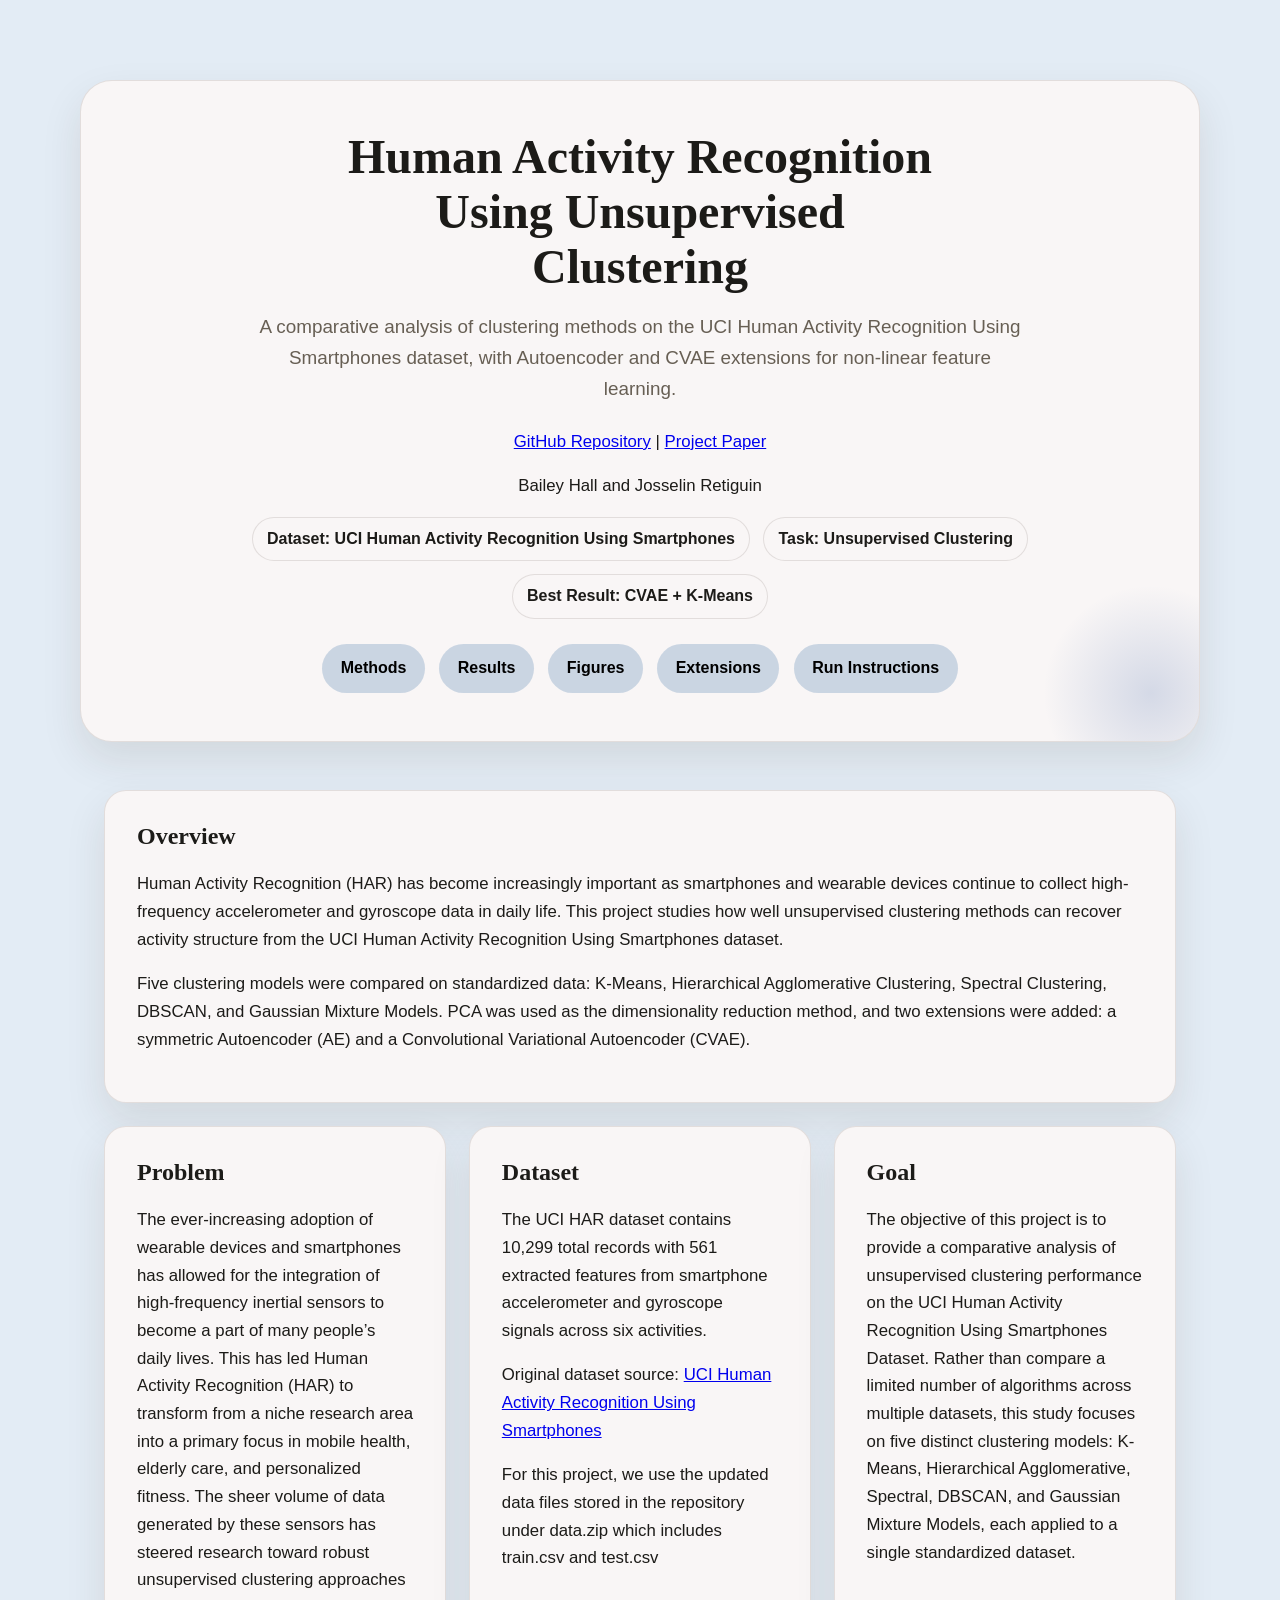
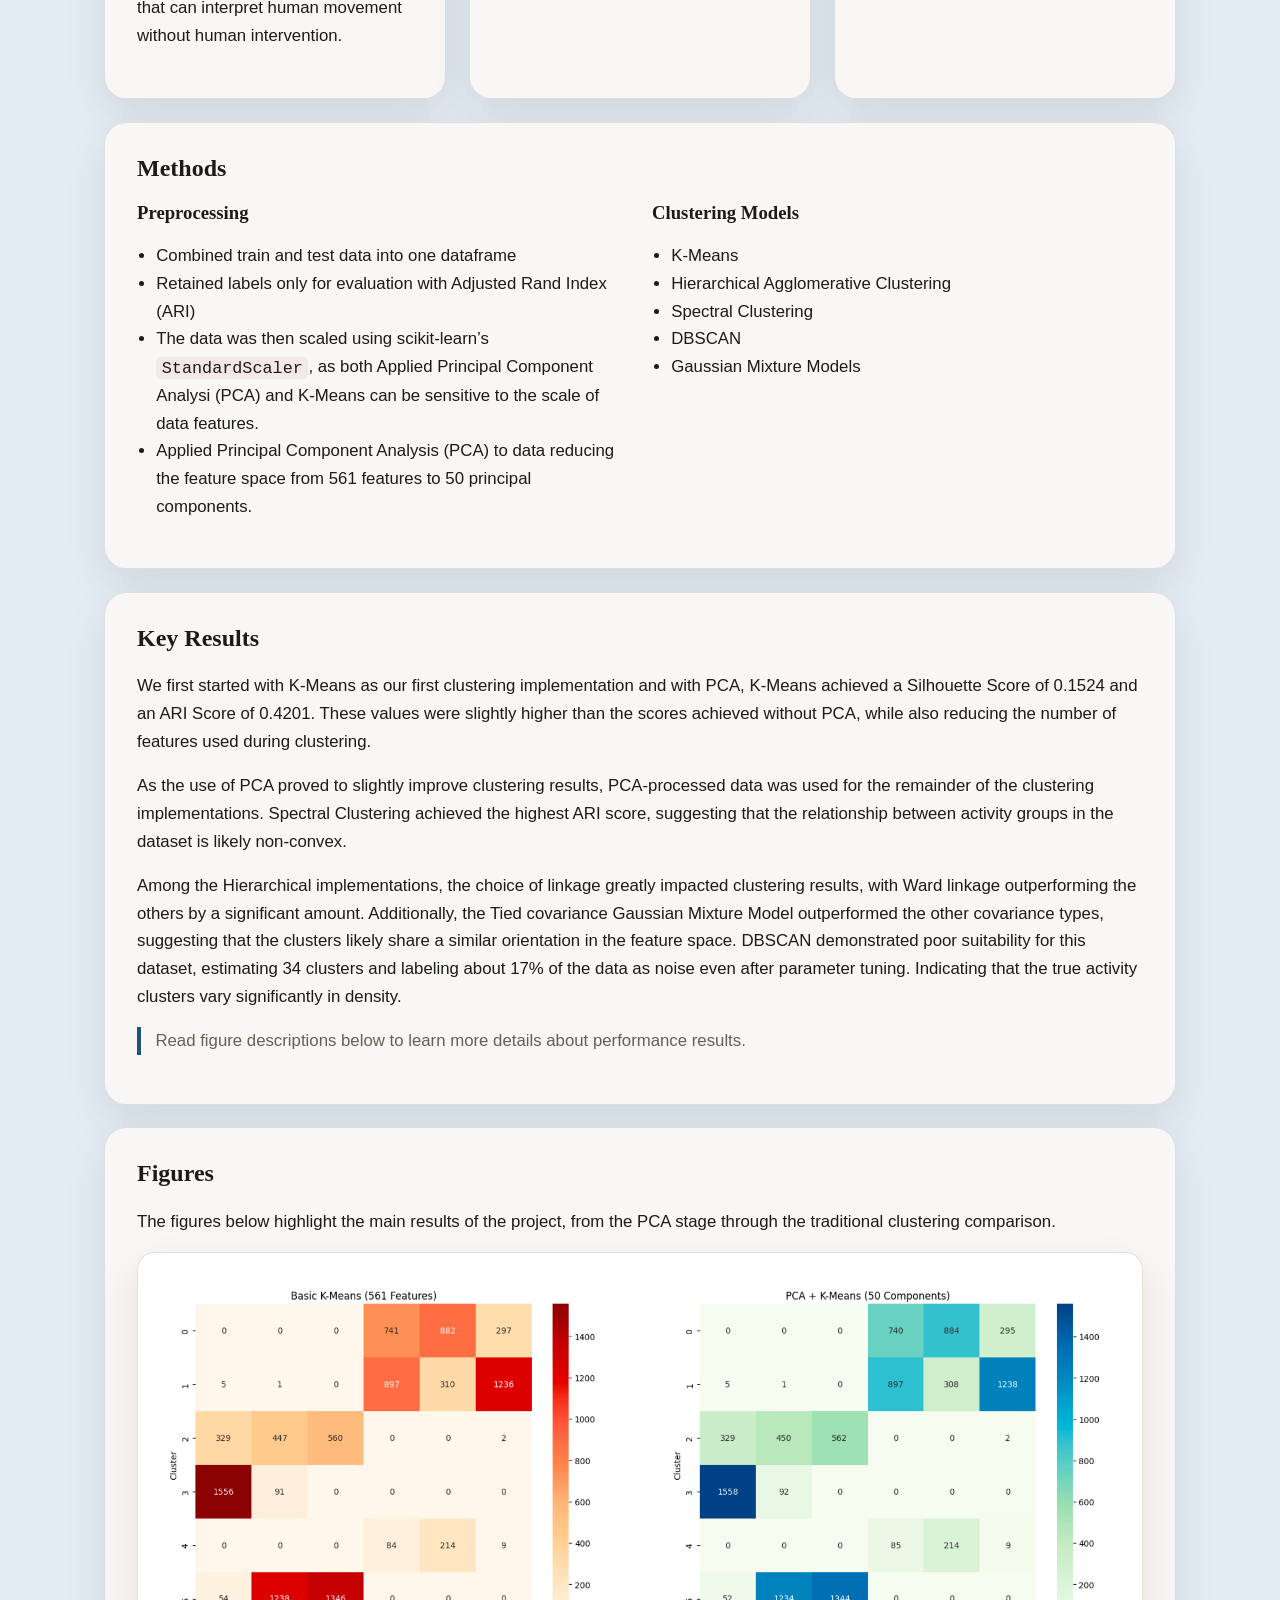
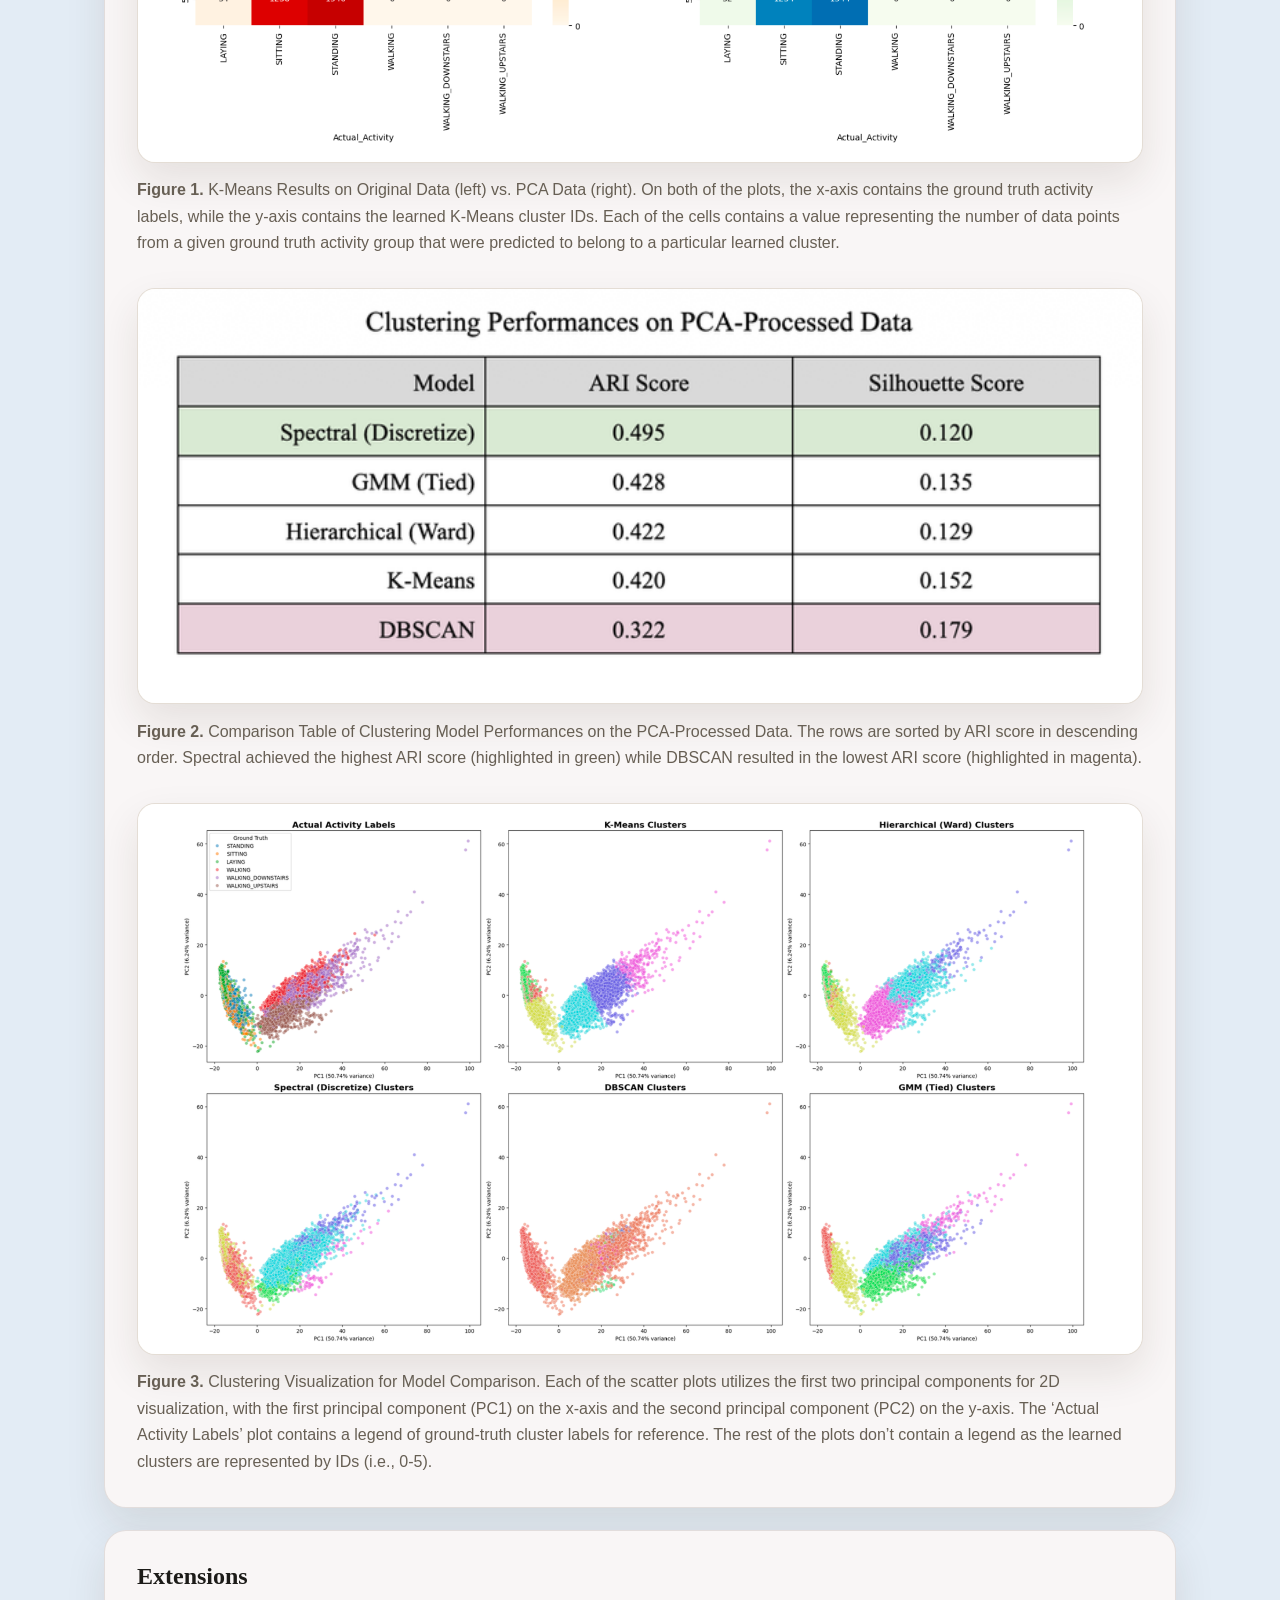
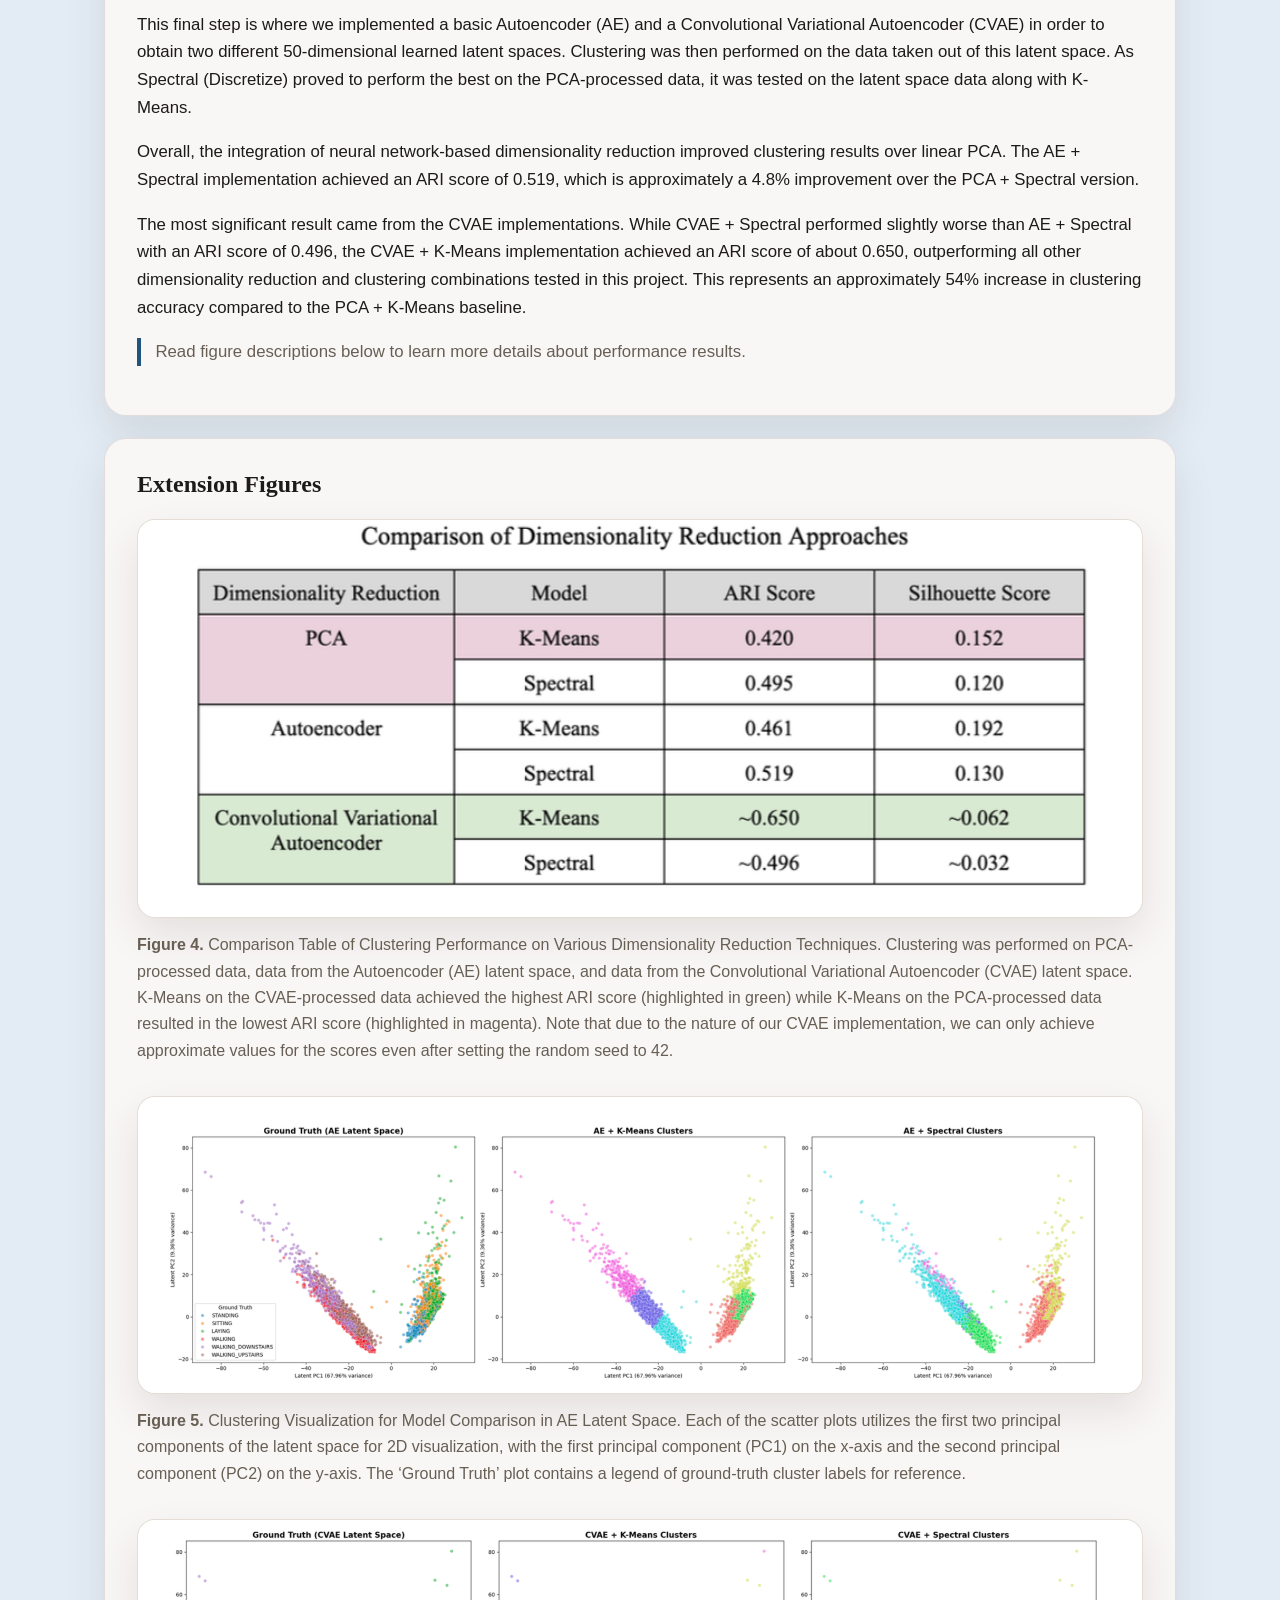
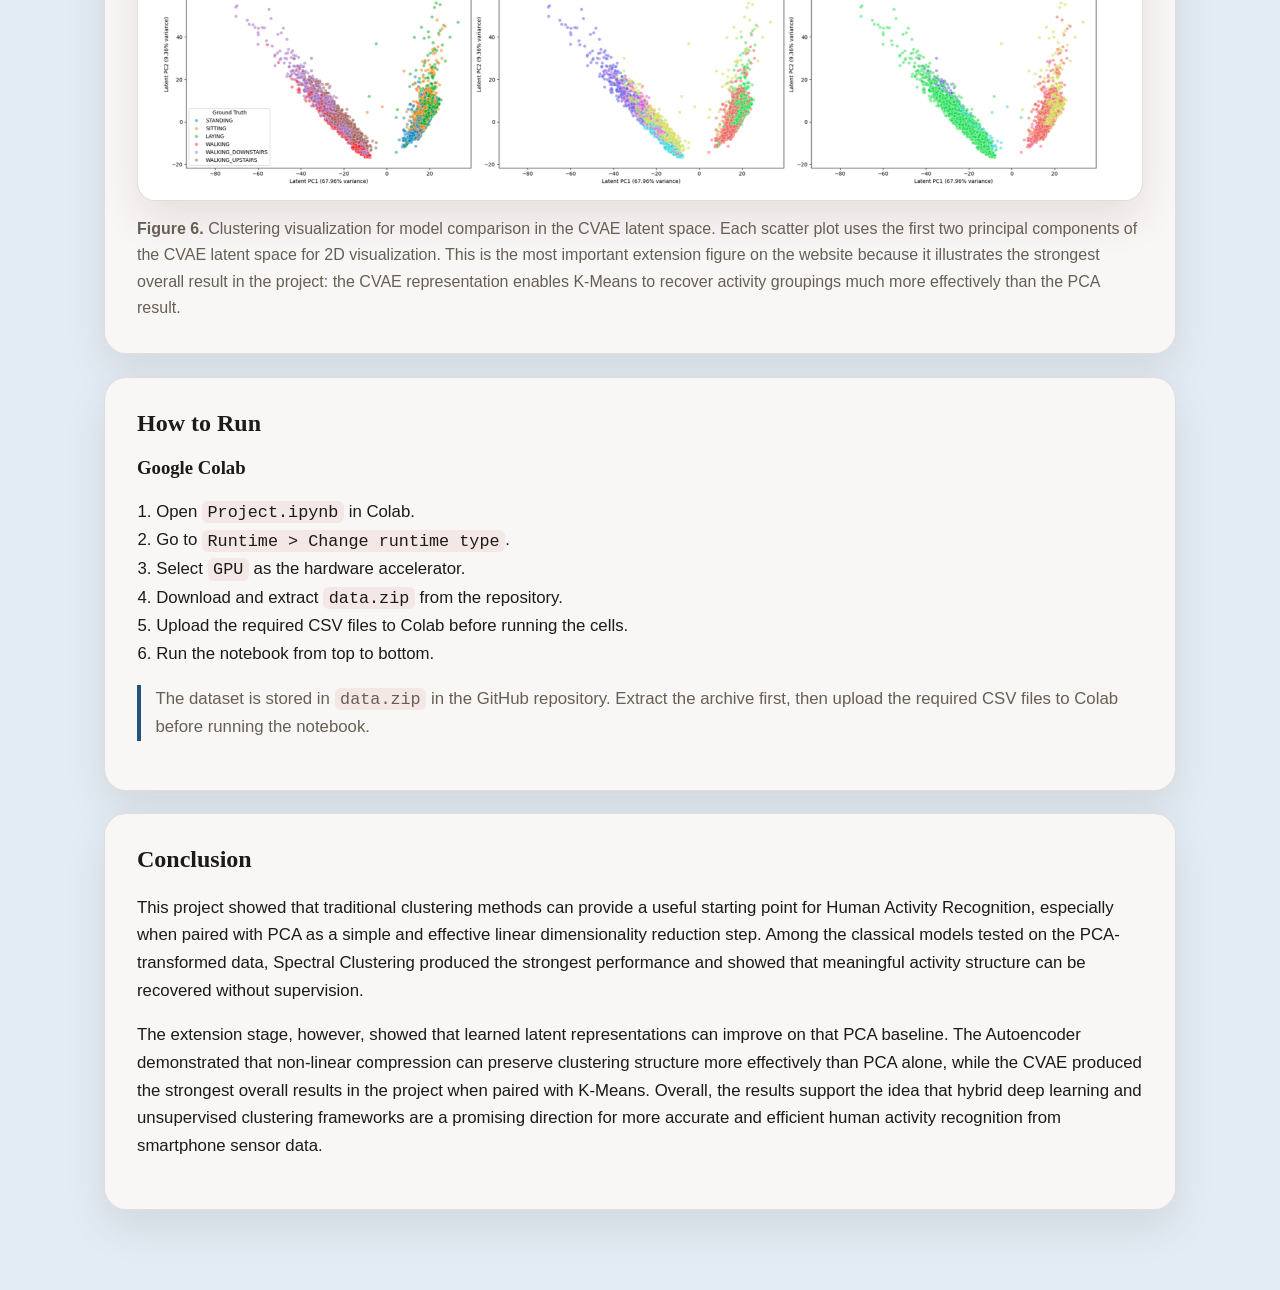
<file: docs/index.html>
<!DOCTYPE html>
<html lang="en">
<head>
  <meta charset="UTF-8">
  <meta name="viewport" content="width=device-width, initial-scale=1.0">
  <title>HAR Clustering Project</title>
  <link rel="stylesheet" href="styles.css">
</head>
<body>
  <header class="hero">
    <div class="hero__inner">
      <h1>Human Activity Recognition Using Unsupervised Clustering</h1>
      <p class="subtitle">
        A comparative analysis of clustering methods on the UCI Human Activity Recognition Using Smartphones dataset,
        with Autoencoder and CVAE extensions for non-linear feature learning.
      </p>

      <p class="resource-links">
        <a href="https://github.com/bailey-hall/CS-472-572-Final-Project" 
        target="_blank" rel="noopener noreferrer">GitHub Repository</a>
        <span>|</span>
        <a href="https://github.com/bailey-hall/CS-472-572-Final-Project/blob/main/CS%20572%20Paper/CS_572_Paper.pdf" target="_blank" rel="noopener noreferrer">
          Project Paper</a>
      </p>

      <p class="authors">Bailey Hall and Josselin Retiguin</p>

      <div class="hero__meta">
        <span>Dataset: UCI Human Activity Recognition Using Smartphones</span>
        <span>Task: Unsupervised Clustering</span>
        <span>Best Result: CVAE + K-Means</span>
      </div>
      <nav class="hero__actions">
        <a href="#methods" class="button button--primary">Methods</a>
        <a href="#results" class="button button--primary">Results</a>
        <a href="#figures" class="button button--primary">Figures</a>
        <a href="#extensions" class="button button--primary">Extensions</a>
        <a href="#run" class="button button--primary">Run Instructions</a>
      </nav>
    </div>
  </header>

  <main class="page">
    <section class="section card">
      <h2>Overview</h2>
      <p>
        Human Activity Recognition (HAR) has become increasingly important as smartphones and wearable devices
        continue to collect high-frequency accelerometer and gyroscope data in daily life. This project studies
        how well unsupervised clustering methods can recover activity structure from the UCI Human Activity
        Recognition Using Smartphones dataset.
      </p>
      <p>
        Five clustering models were compared on standardized data: K-Means, Hierarchical Agglomerative Clustering,
        Spectral Clustering, DBSCAN, and Gaussian Mixture Models. PCA was used as the dimensionality
        reduction method, and two extensions were added: a symmetric Autoencoder (AE) and a Convolutional
        Variational Autoencoder (CVAE).
      </p>
    </section>

    <section class="section grid">
      <article class="card">
        <h2>Problem</h2>
        <p>
          The ever-increasing adoption of wearable devices
          and smartphones has allowed for the integration of
          high-frequency inertial sensors to become a part
          of many people’s daily lives. This has led Human
          Activity Recognition (HAR) to transform from a
          niche research area into a primary focus in mobile
          health, elderly care, and personalized fitness. The
          sheer volume of data generated by these sensors has
          steered research toward robust unsupervised clustering approaches that can interpret human movement
          without human intervention. 
        </p>
      </article>
      <article class="card">
        <h2>Dataset</h2>
        <p>
          The UCI HAR dataset contains 10,299 total records with 561 extracted features from smartphone
          accelerometer and gyroscope signals across six activities.
        </p>

        <p>
          Original dataset source:
          <a href="https://archive.ics.uci.edu/dataset/240/human+activity+recognition+using+smartphones" target="_blank" rel="noopener noreferrer">
            UCI Human Activity Recognition Using Smartphones
          </a>
        </p>

        <p>For this project, we use the updated data files stored in the repository under data.zip which 
          includes train.csv and test.csv</p>
      </article>
      <article class="card">
        <h2>Goal</h2>
        <p>
          The objective of this project is to provide a comparative analysis of unsupervised
          clustering performance on the UCI Human Activity Recognition Using Smartphones Dataset.
          Rather than compare a limited number of algorithms across multiple datasets, this study
          focuses on five distinct clustering models: K-Means, Hierarchical Agglomerative,
          Spectral, DBSCAN, and Gaussian Mixture Models, each applied to a single standardized dataset.
        </p>
      </article>
    </section>

    <section class="section card" id="methods">
      <h2>Methods</h2>
      <div class="two-col">
        <div>
          <h3>Preprocessing</h3>
          <ul>
            <li>Combined train and test data into one dataframe</li>
            <li>Retained labels only for evaluation with Adjusted Rand Index (ARI)</li>
            <li>The data was then scaled using scikit-learn’s <code>StandardScaler</code>, as both Applied Principal Component Analysi (PCA) and K-Means can be sensitive to the scale of data features.</li>
            <li>Applied Principal Component Analysis (PCA) to data reducing
              the feature space from 561 features to 50 principal
              components.</li>
          </ul>
        </div>
        <div>
          <h3>Clustering Models</h3>
          <ul>
            <li>K-Means</li>
            <li>Hierarchical Agglomerative Clustering</li>
            <li>Spectral Clustering</li>
            <li>DBSCAN</li>
            <li>Gaussian Mixture Models</li>
          </ul>
        </div>
      </div>
    </section>

    <section class="section card" id="results">
      <h2>Key Results</h2>
      <p>
        We first started with K-Means as our first clustering implementation and with PCA, K-Means achieved a Silhouette Score of 0.1524 and an ARI Score of 0.4201. These values were slightly higher than the
        scores achieved without PCA, while also reducing the number of features used during clustering.
      </p>
      <p>
        As the use of PCA proved to slightly improve clustering results, PCA-processed data was used for the
        remainder of the clustering implementations. Spectral Clustering achieved the highest ARI score, suggesting that the relationship between activity groups
        in the dataset is likely non-convex.
      </p>
      <p>
        Among the Hierarchical implementations, the choice of linkage greatly impacted clustering results,
        with Ward linkage outperforming the others by a significant amount. Additionally, the Tied covariance
        Gaussian Mixture Model outperformed the other covariance types, suggesting that the clusters likely
        share a similar orientation in the feature space. DBSCAN demonstrated poor suitability for this dataset,
        estimating 34 clusters and labeling about 17% of the data as noise even after parameter tuning. Indicating that the true 
        activity clusters vary significantly in density.
      </p>
      <p class="note">
        Read figure descriptions below to learn more details about performance results.
      </p>
    </section>  
    </section>

    <section class="section card" id="figures">
      <h2>Figures</h2>
      <p>
        The figures below highlight the main results of the project, from the PCA stage through the
        traditional clustering comparison.
      </p>
    
      <figure class="figure-block">
        <img src="assets/figure1.png" alt="Figure 1 showing K-Means results on original data and PCA data" class="figure-image">
        <figcaption>
          <strong>Figure 1.</strong> K-Means Results on Original Data (left) vs. PCA Data (right). On both of the plots, the x-axis contains the ground truth activity
          labels, while the y-axis contains the learned K-Means cluster IDs. Each of the cells contains a value representing the number of data points
          from a given ground truth activity group that were predicted to belong to a particular learned cluster.
        </figcaption>
      </figure>
    
      <figure class="figure-block">
        <img src="assets/figure2.png" alt="Figure 2 showing a comparison table of clustering model performances on PCA-processed data" class="figure-image">
        <figcaption>
          <strong>Figure 2.</strong> Comparison Table of Clustering Model Performances on the
          PCA-Processed Data. The rows are sorted by ARI score in descending
          order. Spectral achieved the highest ARI score (highlighted in green)
          while DBSCAN resulted in the lowest ARI score (highlighted in
          magenta).
        </figcaption>
      </figure>
    
      <figure class="figure-block">
        <img src="assets/figure3.png" alt="Figure 3 showing clustering visualizations for model comparison on PCA-transformed data" class="figure-image">
        <figcaption>
          <strong>Figure 3.</strong> Clustering Visualization for Model Comparison. Each of the scatter plots utilizes the first two principal components for 2D
          visualization, with the first principal component (PC1) on the x-axis and the second principal component (PC2) on the y-axis. The ‘Actual
          Activity Labels’ plot contains a legend of ground-truth cluster labels for reference. The rest of the plots don’t contain a legend as the learned
          clusters are represented by IDs (i.e., 0-5).
        </figcaption>
      </figure>
    </section>
    
    <section class="section card" id="extensions">
      <h2>Extensions</h2>
      <p>
        This final step is where we implemented a basic Autoencoder (AE) and a Convolutional
        Variational Autoencoder (CVAE) in order to obtain two different 50-dimensional learned
        latent spaces. Clustering was then performed on the data taken out of this latent space.
        As Spectral (Discretize) proved to perform the best on the PCA-processed data, it was
        tested on the latent space data along with K-Means.
      </p>
      <p>
        Overall, the integration of neural network-based dimensionality reduction improved clustering
        results over linear PCA. The AE + Spectral implementation achieved an ARI score of 0.519,
        which is approximately a 4.8% improvement over the PCA + Spectral version.
      </p>
      <p>
        The most significant result came from the CVAE implementations. While CVAE + Spectral
        performed slightly worse than AE + Spectral with an ARI score of 0.496, the CVAE + K-Means
        implementation achieved an ARI score of about 0.650, outperforming all other dimensionality
        reduction and clustering combinations tested in this project. This represents an approximately
        54% increase in clustering accuracy compared to the PCA + K-Means baseline.
      </p>
      <p class="note">
        Read figure descriptions below to learn more details about performance results.
      </p>
    </section>    




    </section>

    <section class="section card">
      <h2>Extension Figures</h2>
    
      <figure class="figure-block">
        <img src="assets/figure4.png" alt="Figure 4 showing dimensionality reduction comparison table" class="figure-image">
        <figcaption>
          <strong>Figure 4.</strong> Comparison Table of Clustering Performance on Various
          Dimensionality Reduction Techniques. Clustering was performed on
          PCA-processed data, data from the Autoencoder (AE) latent space,
          and data from the Convolutional Variational Autoencoder (CVAE)
          latent space. K-Means on the CVAE-processed data achieved the
          highest ARI score (highlighted in green) while K-Means on the
          PCA-processed data resulted in the lowest ARI score (highlighted in
          magenta). Note that due to the nature of our CVAE implementation,
          we can only achieve approximate values for the scores even after
          setting the random seed to 42.
        </figcaption>
      </figure>
    
      <figure class="figure-block">
        <img src="assets/figure5.png" alt="Figure 5 showing clustering visualizations in AE latent space" class="figure-image">
        <figcaption>
          <strong>Figure 5.</strong> Clustering Visualization for Model Comparison in AE Latent Space. Each of the scatter plots utilizes the first two principal components
          of the latent space for 2D visualization, with the first principal component (PC1) on the x-axis and the second principal component (PC2)
          on the y-axis. The ‘Ground Truth’ plot contains a legend of ground-truth cluster labels for reference.
        </figcaption>
      </figure>
    
      <figure class="figure-block">
        <img src="assets/figure6.png" alt="Figure 6 showing clustering visualizations in CVAE latent space" class="figure-image">
        <figcaption>
          <strong>Figure 6.</strong> Clustering visualization for model comparison in the CVAE latent space. 
          Each scatter plot uses the first two principal components of the CVAE latent space for 2D visualization.
          This is the most important extension figure on the website because it illustrates the strongest overall 
          result in the project: the CVAE representation enables K-Means to recover activity groupings much more
          effectively than the PCA result.
        </figcaption>
      </figure>
    </section>
    

    <section class="section card" id="run">
      <h2>How to Run</h2>
      <div>
        <h3>Google Colab</h3>
        <ol>
          <li>Open <code>Project.ipynb</code> in Colab.</li>
          <li>Go to <code>Runtime &gt; Change runtime type</code>.</li>
          <li>Select <code>GPU</code> as the hardware accelerator.</li>
          <li>Download and extract <code>data.zip</code> from the repository.</li>
          <li>Upload the required CSV files to Colab before running the cells.</li>
          <li>Run the notebook from top to bottom.</li>
        </ol>
        <p class="note">
          The dataset is stored in <code>data.zip</code> in the GitHub repository. Extract the archive first, then upload
          the required CSV files to Colab before running the notebook.
        </p>
      </div>
    </section>

    <section class="section card">
      <h2>Conclusion</h2>
      <p>
        This project showed that traditional clustering methods can provide a useful starting point for Human Activity
        Recognition, especially when paired with PCA as a simple and effective linear dimensionality reduction
        step. Among the classical models tested on the PCA-transformed data, Spectral Clustering produced the
        strongest performance and showed that meaningful activity structure can be recovered without supervision.
      </p>
      <p>
        The extension stage, however, showed that learned latent representations can improve on that PCA baseline.
        The Autoencoder demonstrated that non-linear compression can preserve clustering structure more effectively
        than PCA alone, while the CVAE produced the strongest overall results in the project when paired with
        K-Means. Overall, the results support the idea that hybrid deep learning and unsupervised clustering
        frameworks are a promising direction for more accurate and efficient human activity recognition from
        smartphone sensor data.
      </p>
    </section>
  </main>
</body>
</html>
</file>
<file: docs/styles.css>
:root {
  --bg: #e3ecf5;
  --panel: #f9f6f6;
  --panel-strong: #f9f6f6;
  --text: #1c1b18;
  --muted: #675f54;
  --line: rgba(58, 47, 34, 0.12);
  --accent: #6d95bb56;
  --accent-dark: #21547d;
  --accent-soft: #d7e5f3;
  --shadow: 0 18px 40px rgba(57, 38, 24, 0.1);
  --radius: 22px;
  --max: 1120px;
}

* {
  box-sizing: border-box;
}

html {
  scroll-behavior: smooth;
}

body {
  margin: 0;
  color: var(--text);
  background: var(--bg);
  font-family: Arial, Helvetica, sans-serif;
  line-height: 1.65;
}

h1,
h2,
h3 {
  font-family: Georgia, "Times New Roman", serif;
  line-height: 1.15;
  margin-top: 0;
}

p,
li {
  font-size: 1.05rem;
}

code {
  background: rgba(159, 63, 45, 0.08);
  border-radius: 6px;
  padding: 0.1rem 0.35rem;
  font-family: ui-monospace, SFMono-Regular, Menlo, monospace;
}

.hero {
  padding: 5rem 1.5rem 3rem;
}

.hero__inner,
.page {
  width: min(100%, var(--max));
  margin: 0 auto;
}

.hero__inner {
  background: #f9f6f6;
  border: 1px solid var(--line);
  border-radius: 32px;
  box-shadow: var(--shadow);
  padding: 3rem;
  position: relative;
  overflow: hidden;
  text-align: center;
}

.hero__inner::after {
  content: "";
  position: absolute;
  inset: auto -4rem -4rem auto;
  width: 14rem;
  height: 14rem;
  border-radius: 50%;
  background: radial-gradient(circle, rgba(45, 85, 159, 0.18), transparent 68%);
}

.eyebrow {
  text-transform: uppercase;
  letter-spacing: 0.14em;
  font-size: 0.8rem;
  font-weight: 700;
  color: var(--accent-dark);
  margin-bottom: 0.75rem;
}

h1 {
  font-size: clamp(2rem, 4vw, 3rem);
  max-width: 25ch;
  margin: 0 auto 1rem;
}

.subtitle {
  max-width: 48rem;
  color: var(--muted);
  font-size: 1.18rem;
  margin: 0 auto 1.5rem;
  text-align: center;
}

.hero__meta {
  display: flex;
  flex-wrap: wrap;
  gap: 0.8rem;
  margin-bottom: 1.6rem;
  justify-content: center;
}

.hero__meta span {
  background: var(--panel-strong);
  border: 1px solid var(--line);
  border-radius: 999px;
  padding: 0.5rem 0.9rem;
  font-weight: 600;
}

.hero__actions {
  display: flex;
  flex-wrap: wrap;
  gap: 0.9rem;
  justify-content: center;
}

.button {
  display: inline-flex;
  align-items: center;
  justify-content: center;
  min-height: 2.9rem;
  padding: 0.7rem 1.15rem;
  border-radius: 999px;
  font-weight: 700;
  text-decoration: none;
  transition: transform 160ms ease, background 160ms ease, color 160ms ease;
}

.button:hover {
  transform: translateY(-1px);
}

.button--primary {
  background: var(--accent);
  color: #000;
}

.button--primary:hover {
  background: var(--accent-dark);
  color: #fff9f4;

}

.button--ghost {
  border: 1px solid var(--line);
  background: rgba(255, 250, 242, 0.75);
  color: var(--text);
}


.page {
  padding: 0 1.5rem 4rem;
}

.section {
  margin-bottom: 1.4rem;
}

.card {
  background: var(--panel);
  backdrop-filter: blur(12px);
  border: 1px solid var(--line);
  border-radius: var(--radius);
  box-shadow: var(--shadow);
  padding: 2rem;
}

.grid {
  display: grid;
  grid-template-columns: repeat(3, 1fr);
  gap: 1.4rem;
}

.two-col {
  display: grid;
  grid-template-columns: repeat(2, 1fr);
  gap: 1.5rem;
}

.lead {
  font-size: 1.12rem;
  color: var(--muted);
}

.results-grid {
  display: grid;
  grid-template-columns: repeat(3, 1fr);
  gap: 1rem;
  margin-bottom: 1.25rem;
}

.split-results h3 {
  margin-bottom: 0.85rem;
}

.results-grid--stacked {
  grid-template-columns: 1fr;
  margin-bottom: 0;
}

.subsection-box {
  border: 1px solid rgba(58, 47, 34, 0.12);
  border-radius: 18px;
  padding: 1.4rem;
  background: rgba(255, 255, 255, 0.4);
  margin-bottom: 1.5rem;
}

.subsection-box:last-child {
  margin-bottom: 0;
}

.subsection-box h3 {
  margin-bottom: 1rem;
}

.result {
  padding: 1.2rem;
  border-radius: 18px;
  background: linear-gradient(180deg, #fffaf3, #f5ecdf);
  border: 1px solid var(--line);
}

.result__label {
  display: block;
  font-size: 0.85rem;
  text-transform: uppercase;
  letter-spacing: 0.08em;
  color: var(--muted);
  margin-bottom: 0.45rem;
}

.result__metric {
  display: block;
  margin-top: 0.4rem;
  color: var(--accent);
  font-weight: 700;
}

.note {
  color: var(--muted);
  border-left: 4px solid var(--accent-dark);
  padding-left: 0.9rem;
}

.figure-block {
  margin: 0 0 2rem;
}

.figure-block:last-child {
  margin-bottom: 0;
}

.figure-image {
  width: 100%;
  display: block;
  border-radius: 18px;
  border: 1px solid var(--line);
  background: #fbf6ee;
  box-shadow: var(--shadow);
}

.figure-block figcaption {
  margin-top: 0.9rem;
  color: var(--muted);
  font-size: 1rem;
}

ul,
ol {
  padding-left: 1.2rem;
}

@media (max-width: 900px) {
  .grid,
  .two-col,
  .results-grid {
    grid-template-columns: 1fr;
  }

  .hero__inner,
  .card {
    padding: 1.5rem;
  }
}
</file>
